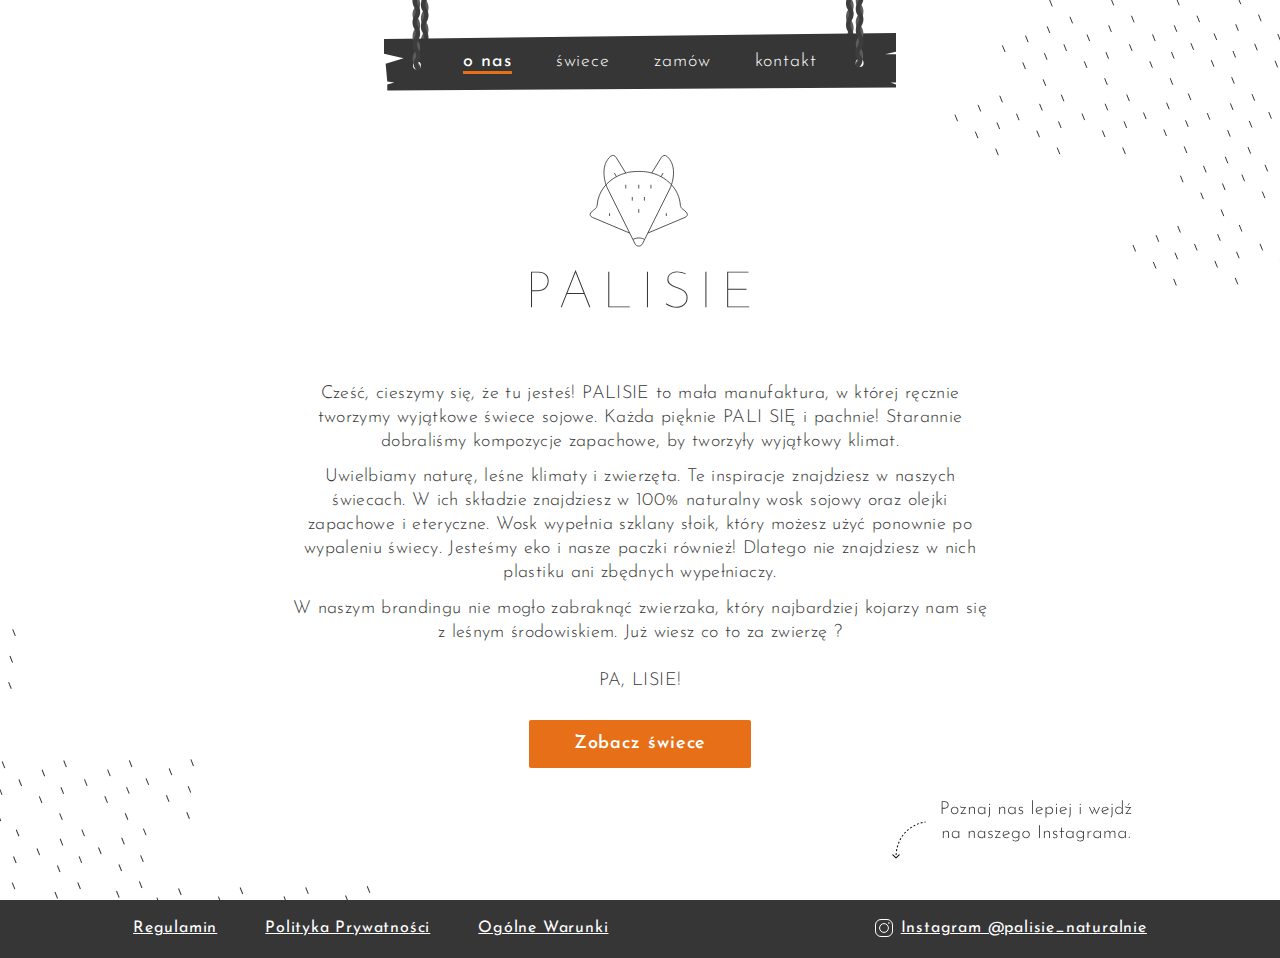
<file: index.html>
<!DOCTYPE html>
<html lang="en">
  <head>
    <meta charset="UTF-8" />
    <meta http-equiv="X-UA-Compatible" content="IE=edge" />
    <meta name="viewport" content="width=device-width, initial-scale=1.0" />
    <title>Palisie</title>
    <link rel="stylesheet" href="../style.css" />
    <link rel="stylesheet" href="../home.css" />
    <link rel="icon" href="data:image/svg+xml,<svg xmlns=%22http://www.w3.org/2000/svg%22 viewBox=%220 0 100 100%22><text y=%22.9em%22 font-size=%2290%22>🦊</text></svg>">
    <link rel="preconnect" href="https://fonts.googleapis.com" />
    <link rel="preconnect" href="https://fonts.gstatic.com" crossorigin />
    <link
      href="https://fonts.googleapis.com/css2?family=Josefin+Sans:wght@300;400;600&display=swap"
      rel="stylesheet"
    />
  </head>
  <body>
    <div class="container-bg">
      <div class="container-items">
        <header class="main-head">
          <nav class="nav-bar">
            <div class="nav-bar-desktop">
              <ul class="nav-links">
                <li><a class="nav-active" href="./">o nas</a></li>
                <li><a href="products/">świece</a></li>
                <li><a href="order/">zamów</a></li>
                <li><a href="contact/">kontakt</a></li>
              </ul>
            </div>
            <div class="nav-bar-mobile">
              <div class="nav-bar-container">
                <div id="nav-logo-small-landing-page"class="nav-logo-small"></div>
              <div class="menu-btn">
                <div class="menu-btn__burger"></div>
              </div>
              <ul class="nav-links-mobile">
                <li><a class="nav-active" href="./">o nas</a></li>
                <li><a href="products/">świece</a></li>
                <li><a href="order/">zamów</a></li>
                <li><a href="contact/">kontakt</a></li>
            </div>
          </div>
            
          </nav>
        </header>

        <section class="hero">
          <img
            class="logo-large"
            src="/icons/Palisie-logo-large.svg"
            alt="Palisie"
          />
          <div class="text-area">
            <p class="paragraph1">
              Cześć, cieszymy się, że tu jesteś! PALISIE to mała manufaktura, w
              której ręcznie tworzymy wyjątkowe świece sojowe. Każda pięknie
              PALI SIĘ i pachnie! Starannie dobraliśmy kompozycje zapachowe, by
              tworzyły wyjątkowy klimat.
            </p>
            <p class="paragraph2">
              Uwielbiamy naturę, leśne klimaty i zwierzęta. Te inspiracje
              znajdziesz w naszych świecach. W ich składzie znajdziesz w 100%
              naturalny wosk sojowy oraz olejki zapachowe i eteryczne. Wosk
              wypełnia szklany słoik, który możesz użyć ponownie po wypaleniu
              świecy. Jesteśmy eko i nasze paczki również! Dlatego nie
              znajdziesz w nich plastiku ani zbędnych wypełniaczy.
            </p>
            <p class="paragraph3">
              W naszym brandingu nie mogło zabraknąć zwierzaka, który
              najbardziej kojarzy nam się z leśnym środowiskiem. Już wiesz co to
              za zwierzę ?
              <br /><br />
              PA, LISIE!
            </p>
          </div>
          <a href="./products/"><button class="btn-style btn-see-products">Zobacz świece</button></a>
        </section>
      </div>
    </div>
    <footer>
      <ul class="footer-links">
        <li><a href="../pdf/regulamin_sklepu_internetowego.pdf" target="_blank">Regulamin</a></li>
        <li><a href="../pdf/polityka_prywatnosci_strony_internetowej.pdf" target="_blank">Polityka Prywatności</a></li>
        <li><a href="../pdf/ogolne_warunki_uzytkowania_strony_internetowej.pdf" target="_blank">Ogólne Warunki</a></li>
      </ul>
      <ul class="footer-ig">
        <li><img src="icons/Instagram footer.svg" alt="instagram-social" /><a href="https://www.instagram.com/palisie_naturalnie/">Instagram @palisie_naturalnie</a></li>
      </ul>
    </footer>
    <script src="main.js"></script>
  </body>
</html>
</file>
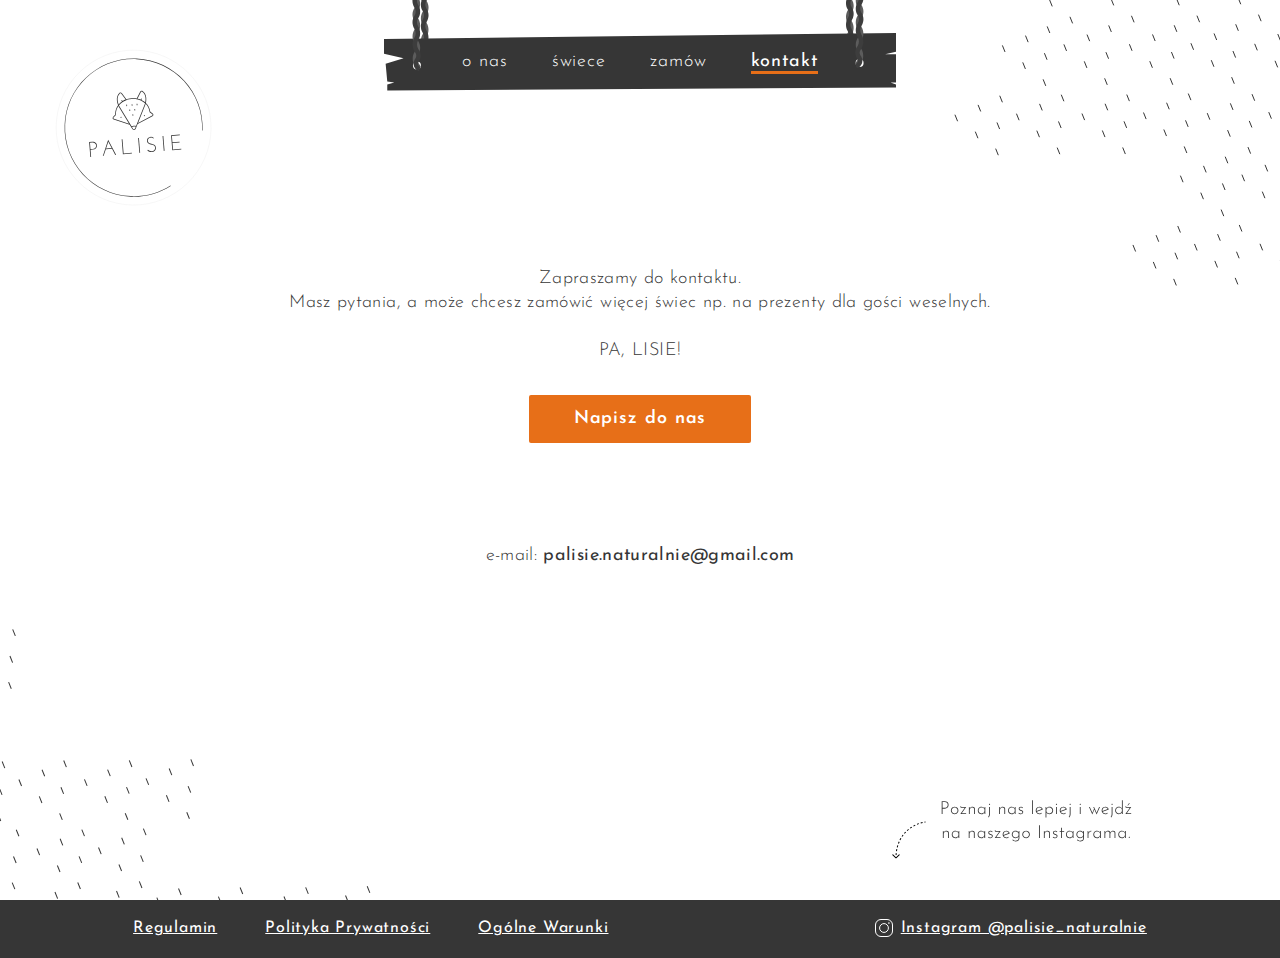
<file: contact/index.html>
<!DOCTYPE html>
<html lang="en">
  <head>
    <meta charset="UTF-8" />
    <meta http-equiv="X-UA-Compatible" content="IE=edge" />
    <meta name="viewport" content="width=device-width, initial-scale=1.0" />
    <title>Palisie</title>
    <link rel="icon" href="data:image/svg+xml,<svg xmlns=%22http://www.w3.org/2000/svg%22 viewBox=%220 0 100 100%22><text y=%22.9em%22 font-size=%2290%22>🦊</text></svg>">
    <link rel="stylesheet" href="../style.css" />
    <link rel="stylesheet" href="../contact/contact.css" />
    <link rel="preconnect" href="https://fonts.googleapis.com" />
    <link rel="preconnect" href="https://fonts.gstatic.com" crossorigin />
    <link
      href="https://fonts.googleapis.com/css2?family=Josefin+Sans:wght@300;400;600&display=swap"
      rel="stylesheet"
    />
  </head>
  <body>
    <div class="container-bg">
      <div class="container-items">
        <header class="main-head">
          <nav class="nav-bar">
            <div class="nav-bar-desktop">
              <ul class="nav-links">
                <li><a href="../">o nas</a></li>
                <li><a href="../products/">świece</a></li>
                <li><a href="../order/">zamów</a></li>
                <li><a class="nav-active" href="../contact/">kontakt</a></li>
              </ul>
            </div>
            <div class="nav-bar-mobile">
              <div class="nav-bar-container">
                <div class="nav-logo-small"></div>
              <div class="menu-btn">
                <div class="menu-btn__burger"></div>
              </div>
              <ul class="nav-links-mobile">
                <li><a href="../">o nas</a></li>
                <li><a href="../products/">świece</a></li>
                <li><a href="../order/">zamów</a></li>
                <li><a class="nav-active" href="../contact/">kontakt</a></li>
            </div>
          </div> 
          </nav>
        </header>

      <div class="logo-small">
        <img
          src="../icons/Palisie-logo-circle.svg"
          alt="logo-small"
        />
      </div>
      <div class="contact-items">
      <div class="contact-text">
        Zapraszamy do kontaktu. <br />Masz pytania, a może chcesz zamówić więcej
        świec np. na prezenty dla gości weselnych.<br /><br />
        PA, LISIE!
      </div>
      <a href="mailto:palisie.naturalnie@gmail.com"><button class="btn-style btn-mail-us">Napisz do nas</button></a>
      <div class="contact-details">
        <!-- numer telefonu: <strong> 505778215</strong> <br /> -->
        e-mail: <strong>palisie.naturalnie@gmail.com</strong>
      </div>
    </div>
  </div>
  </div>
</div>
</div>
<footer>
<ul class="footer-links">
  <li><a href="../pdf/regulamin_sklepu_internetowego.pdf" target="_blank">Regulamin</a></li>
        <li><a href="../pdf/polityka_prywatnosci_strony_internetowej.pdf" target="_blank">Polityka Prywatności</a></li>
        <li><a href="../pdf/ogolne_warunki_uzytkowania_strony_internetowej.pdf" target="_blank">Ogólne Warunki</a></li>
</ul>
<ul class="footer-ig">
  <li><img src="../icons/Instagram footer.svg" alt="instagram-social" /><a href="https://www.instagram.com/palisie_naturalnie/">Instagram @palisie_naturalnie</a></li>
</ul>
</footer>
<script src="../main.js"></script>
</body>
</html>
</file>
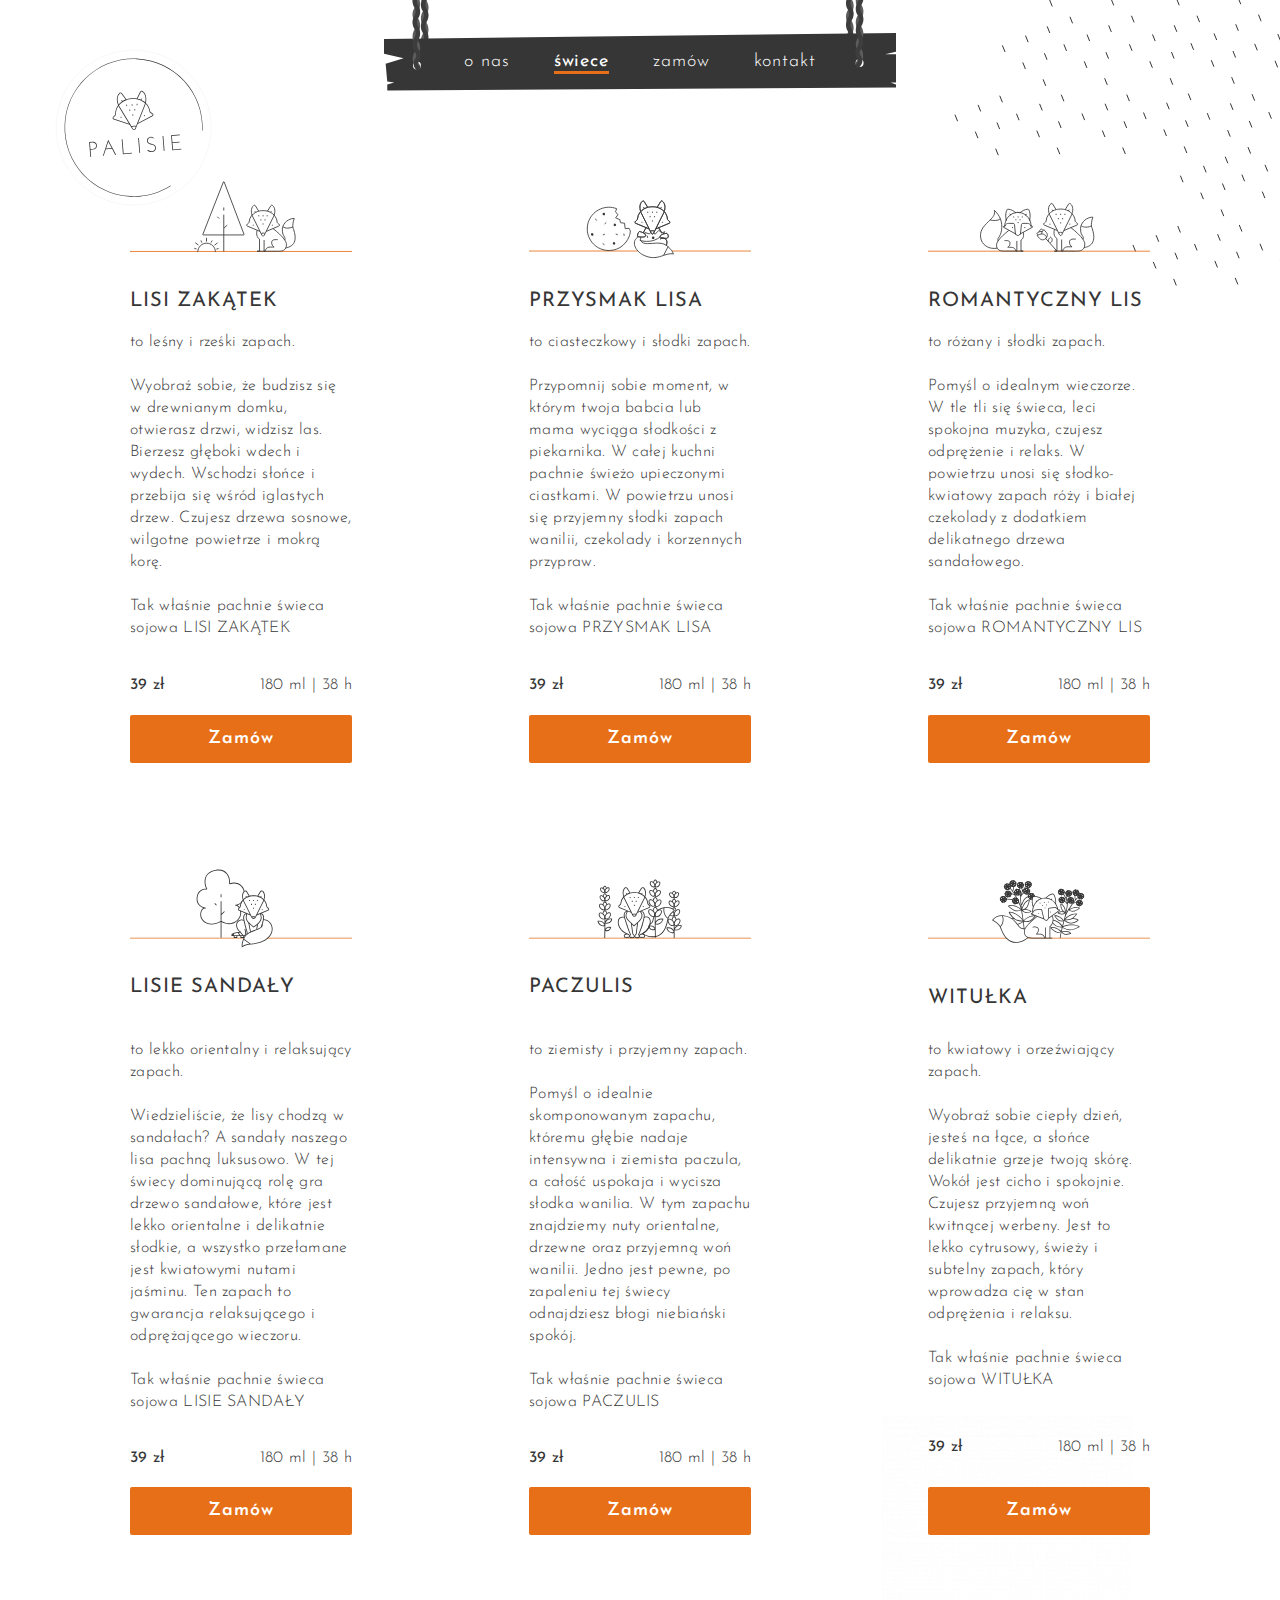
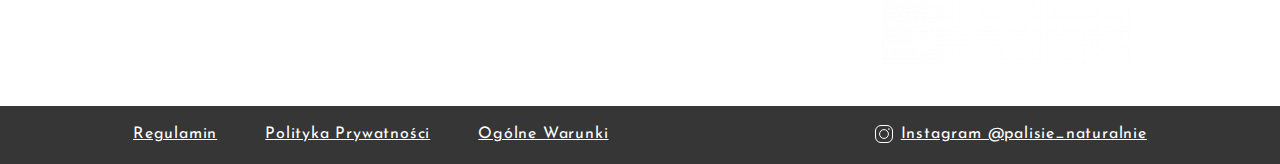
<file: products/index.html>
<!DOCTYPE html>
<html lang="en">
  <head>
    <meta charset="UTF-8" />
    <meta http-equiv="X-UA-Compatible" content="IE=edge" />
    <meta name="viewport" content="width=device-width, initial-scale=1.0" />
    <title>Palisie</title>
    <link rel="icon" href="data:image/svg+xml,<svg xmlns=%22http://www.w3.org/2000/svg%22 viewBox=%220 0 100 100%22><text y=%22.9em%22 font-size=%2290%22>🦊</text></svg>">
    <link rel="stylesheet" href="../style.css" />
    <link rel="stylesheet" href="../products/products.css" />
    <link rel="preconnect" href="https://fonts.googleapis.com" />
    <link rel="preconnect" href="https://fonts.gstatic.com" crossorigin />
    <link
      href="https://fonts.googleapis.com/css2?family=Josefin+Sans:wght@300;400;600&display=swap"
      rel="stylesheet"
    />
  </head>
  <body>
    <div class="container-bg">
      <div class="container-items">
        <header class="main-head">
          <nav class="nav-bar">
            <div class="nav-bar-desktop">
              <ul class="nav-links">
                <li><a href="../">o nas</a></li>
                <li><a class="nav-active" href="../products/">świece</a></li>
                <li><a href="../order/">zamów</a></li>
                <li><a href="../contact/">kontakt</a></li>
              </ul>
            </div>
            <div class="nav-bar-mobile">
              <div class="nav-bar-container">
                <div class="nav-logo-small"></div>
              <div class="menu-btn">
                <div class="menu-btn__burger"></div>
              </div>
              <ul class="nav-links-mobile">
                <li><a href="../">o nas</a></li>
                <li><a class="nav-active" href="../products/">świece</a></li>
                <li><a href="../order/">zamów</a></li>
                <li><a href="../contact/">kontakt</a></li>
            </div>
          </div>
            
          </nav>
        </header>
      <div class="logo-small">
        <img src="../icons/Palisie-logo-circle.svg" alt="" />
      </div>
      <section class="our-products-row1">
        <div class="product-tab">
          <img src="../icons/Product1.svg" alt="" />
          <h1 class="product-name">LISI ZAKĄTEK</h1>
          <p class="product-description">
            to leśny i rześki zapach. <br /><br />
            Wyobraź sobie, że budzisz się w drewnianym domku, otwierasz drzwi,
            widzisz las. Bierzesz głęboki wdech i wydech. Wschodzi słońce i
            przebija się wśród iglastych drzew. Czujesz drzewa sosnowe, wilgotne powietrze i mokrą korę.
             <br /><br />Tak właśnie pachnie świeca sojowa LISI
            ZAKĄTEK
          </p>
          <div class="product-details">
            <p class="product-price">39 zł</p>
            <p class="product-size">180 ml | 38 h</p>
          </div>
          <a href="../order/"><button class="btn-style btn-order">Zamów</button></a>
        </div>

        <div class="product-tab">
          <img src="../icons/Product2.svg" alt="" />
          <h1 class="product-name">PRZYSMAK LISA</h1>
          <p class="product-description">
            to ciasteczkowy i słodki zapach. <br /><br />
            Przypomnij sobie moment, w którym twoja babcia lub mama wyciąga
            słodkości z piekarnika. W całej kuchni pachnie świeżo upieczonymi
            ciastkami. W powietrzu unosi się przyjemny słodki zapach wanilii, czekolady i korzennych przypraw. <br /><br />Tak właśnie pachnie świeca sojowa
            PRZYSMAK LISA
          </p>
          <div class="product-details">
            <p class="product-price">39 zł</p>
            <p class="product-size">180 ml | 38 h</p>
          </div>
          <a href="../order/"><button class="btn-style btn-order">Zamów</button></a>
        </div>

        <div class="product-tab">
          <img src="../icons/Product3.svg" alt="" />
          <h1 class="product-name">ROMANTYCZNY LIS</h1>
          <p class="product-description">
            to różany i słodki zapach. <br /><br />
            Pomyśl o idealnym wieczorze. W tle tli się świeca, leci spokojna muzyka, czujesz odprężenie i relaks. 
            W powietrzu unosi się słodko-kwiatowy zapach róży i białej czekolady z dodatkiem delikatnego drzewa sandałowego. <br /><br />
            Tak właśnie pachnie świeca sojowa ROMANTYCZNY
            LIS
          </p>
          <div class="product-details">
            <p class="product-price">39 zł</p>
            <p class="product-size">180 ml | 38 h</p>
          </div>
          <a href="../order/"><button class="btn-style btn-order">Zamów</button></a>
        </div>
      </section>
      <section class="our-products-row2">
        <div class="product-tab-large">
          <img src="../icons/Product4.svg" alt="" />
          <h1 class="product-name">LISIE SANDAŁY</h1>
          <p class="product-description">
            <br />to lekko orientalny i relaksujący zapach. <br /><br />  
            Wiedzieliście, że lisy chodzą w sandałach? A sandały naszego lisa pachną luksusowo. W tej świecy dominującą rolę gra drzewo sandałowe, które 
            jest lekko orientalne i delikatnie słodkie, a wszystko przełamane jest kwiatowymi nutami jaśminu. Ten zapach to gwarancja relaksującego i 
            odprężającego wieczoru. 
           <br /><br />Tak właśnie pachnie świeca sojowa LISIE SANDAŁY
          </p>
          <div class="product-details">
            <p class="product-price">39 zł</p>
            <p class="product-size">180 ml | 38 h</p>
          </div>
          <a href="../order/"><button class="btn-style btn-order">Zamów</button></a>
        </div>
        <div class="product-tab-large">
          <img src="../icons/Product5.svg" alt="" />
          <h1 class="product-name">PACZULIS</h1>
          <p class="product-description">
            <br />to ziemisty i przyjemny zapach.  <br /><br /> 
            Pomyśl o idealnie skomponowanym zapachu, któremu głębie nadaje intensywna i ziemista paczula, a 
            całość uspokaja i wycisza słodka wanilia. W tym zapachu znajdziemy nuty orientalne, drzewne oraz 
            przyjemną woń wanilii. Jedno jest pewne, po zapaleniu tej świecy odnajdziesz błogi niebiański 
            spokój. 
           <br /><br />Tak właśnie pachnie świeca sojowa PACZULIS
          </p>
          <div class="product-details">
            <p class="product-price">39 zł</p>
            <p class="product-size">180 ml | 38 h</p>
          </div>
          <a href="../order/"><button class="btn-style btn-order">Zamów</button></a>
        </div>
        <div class="product-tab-large">
          <img src="../icons/Product6.svg" alt="" />
          <h1 class="product-name">WITUŁKA</h1>
          <p class="product-description">
            to kwiatowy i orzeźwiający zapach. <br /><br />
            Wyobraź sobie ciepły dzień, jesteś na łące, a słońce delikatnie grzeje twoją skórę. 
            Wokół jest cicho i spokojnie. Czujesz przyjemną woń kwitnącej werbeny. Jest to lekko cytrusowy, świeży i 
            subtelny zapach, który wprowadza cię w stan odprężenia i relaksu.
            <br /><br />Tak właśnie pachnie świeca sojowa WITUŁKA
          </p>
          <div class="product-details">
            <p class="product-price">39 zł</p>
            <p class="product-size">180 ml | 38 h</p>
          </div>
          <a href="../order/"><button class="btn-style btn-order">Zamów</button></a>
        </div>
        </section>  
    </div>
  </div>
</div>
<footer>
  <ul class="footer-links">
    <li><a href="../pdf/regulamin_sklepu_internetowego.pdf" target="_blank">Regulamin</a></li>
        <li><a href="../pdf/polityka_prywatnosci_strony_internetowej.pdf" target="_blank">Polityka Prywatności</a></li>
        <li><a href="../pdf/ogolne_warunki_uzytkowania_strony_internetowej.pdf" target="_blank">Ogólne Warunki</a></li>
  </ul>
  <ul class="footer-ig">
    <li><img src="../icons/Instagram footer.svg" alt="instagram-social" /><a href="https://www.instagram.com/palisie_naturalnie/">Instagram @palisie_naturalnie</a></li>
  </ul>
</footer>
<script src="../main.js"></script>
</body>
</html>
</file>
<file: style.css>
* {
  font-family: "Josefin Sans", sans-serif;
  margin: 0;
  padding: 0;
  box-sizing: border-box;
}
html {
  height: 100%;
}

body {
  display: flex;
  flex-direction: column;
  min-height: 100%;
  outline: solid black;
}

a {
  text-decoration: none;
  color: #ffffff;
}
a:visited {
  text-decoration: none;
}
a:hover {
  text-decoration: none;
}
a:focus {
  text-decoration: none;
}
a:hover,
a:active {
  text-decoration: none;
  font-weight: 400;
}

.nav-active {
  text-decoration: none;
  font-weight: 400;
  border-bottom: 3px solid #e76f18;
}

.nav-links {
  display: flex;
  justify-content: center;
  font-size: 1.125rem;
  font-weight: 300;
  line-height: 2.068rem;
  padding-top: 2.875rem;
  letter-spacing: 0.05em;
  color: #ffffff;
  list-style: none;
}

.nav-links li {
  padding-left: 1.375rem;
  padding-right: 1.375rem;
}

.nav-bar-desktop {
  background-image: url("./icons/Nav-svg.svg");
  /* background-position: top; */
  top: 42px;
  width: 512.45px;
  height: 91px;
  margin: 0 auto;
}

.nav-bar-mobile {
  display: none;
  background-image: url("./icons/nav-svg-mobile.svg");
  background-repeat: no-repeat;
  background-position: center;
  background-size: 100%;
  margin-top: 10px;
  top: 42px;
  width: 95vw;
  height: 54.44px;
}

.nav-bar-container {
  display: flex;
  position: relative;
  justify-content: flex-end;
  align-content: flex-end;
  z-index: 1;
}

.nav-logo-small {
  position: absolute;
  background-image: url("./icons/Palisie-logo-small-white.svg");
  background-repeat: no-repeat;
  left: 36px;
  top: 15px;
  background-size: 100%;
  width: 130px;
  height: 25px;
}

.menu-btn {
  position: absolute;
  top: 15px;
  right: 7%;
  display: flex;
  justify-content: center;
  align-items: center;
  width: 20px;
  height: 20px;
  cursor: pointer;
  transition: all 0.5s ease-in-out;
}
.menu-btn__burger {
  width: 19.5px;
  height: 0.9px;
  background: #ffffff;
  box-shadow: 0 2px 5px rgba(27, 27, 26, 0.2);
  transition: all 0.5s ease-in-out;
}
.menu-btn__burger::before,
.menu-btn__burger::after {
  content: "";
  position: absolute;
  width: 19.5px;
  height: 0.9px;
  background: #ffffff;
  box-shadow: 0 2px 5px rgba(27, 27, 26, 0.2);
  transition: all 0.5s ease-in-out;
}
.menu-btn__burger::before {
  transform: translateY(-5px);
}
.menu-btn__burger::after {
  transform: translateY(5px);
}

.menu-btn.open .menu-btn__burger {
  transform: translateX(-50px);
  background: transparent;
  box-shadow: none;
}
.menu-btn.open .menu-btn__burger::before {
  transform: rotate(45deg) translate(35px, -35px);
}
.menu-btn.open .menu-btn__burger::after {
  transform: rotate(-45deg) translate(35px, 35px);
}

.nav-links-mobile {
  display: flex;
  justify-content: center;
  align-items: center;
  font-size: 1.125rem;
  font-weight: 300;
  line-height: 2.068rem;
  padding-top: 2.875rem;
  letter-spacing: 0.05em;
  color: #ffffff;
  list-style: none;
  display: none;
  background-color: #363636;
  text-align: center;
}

.nav-links-mobile.open {
  display: flex;
  height: 97vh;
  width: 95vw;
  flex-direction: column;
  justify-content: center;
}

.nav-links-mobile.open li {
  margin-bottom: 56px;
}

.container-bg {
  background-image: url("./icons/Pattern.svg"), url("./icons/Pattern2.svg"),
    url("./icons/closer-text.svg");
  background-position: top right, bottom -40px left, bottom 41.5px right 148px;
  background-repeat: no-repeat, no-repeat, no-repeat;
  min-height: 100vh;
  display: flex;
  flex-direction: column;
  align-items: center;
}

.container-items {
  display: flex;
  flex-direction: column;
  align-items: center;
}

p {
  margin: 0.7rem 15px;
}

.btn-style {
  padding: 0.625rem;
  width: 13.875rem;
  height: 3rem;
  display: block;
  border: none;
  background-color: #e76f18;
  border-radius: 0.125rem;
  cursor: pointer;
  font-weight: 600;
  font-size: 1.125rem;
  line-height: 1.5rem;
  letter-spacing: 0.05em;
  color: #ffffff;
}

footer {
  display: flex;
  flex-wrap: wrap;
  align-items: center;
  justify-content: space-around;
  text-align: center;
  min-height: 3.625rem;
  margin-top: auto;
  font-size: 1rem;
  font-weight: 400;
  line-height: 2.063rem;
  letter-spacing: 0.05em;
  text-decoration-line: underline;
  background: #363636;
  color: #ffffff;
}

.footer-links {
  display: flex;
  list-style: none;
  justify-content: space-evenly;
}

.footer-ig {
  display: flex;
  list-style: none;
  justify-content: space-evenly;
}

.footer-ig li {
  display: flex;
  align-items: center;
}

.footer-ig li img {
  margin-right: 8px;
  margin-bottom: 2px;
}

footer li {
  padding: 0rem 1.5rem;
}

@media screen and (max-width: 1366px) {
  .container-bg {
    background-position: top right, bottom -15% left -10%,
      bottom 41.5px right 148px;
  }
}

@media screen and (max-width: 1150px) {
  .container-bg {
    background-position: top -20% right -20%, bottom -35% left -30%,
      bottom 31.5px right 108px;
  }
}

@media screen and (max-width: 970px) {
  .container-bg {
    background-position: top -50% right -20%, bottom -65% left -30%,
      bottom 21.5px right 78px;
  }
}
@media screen and (max-width: 768px) {
  .container-bg {
    background-position: top -60% right -25%, bottom -75% left -35%;
    justify-content: space-between;
  }
  .nav-bar-desktop {
    display: none;
  }
  .nav-bar-mobile {
    display: block;
  }

  footer {
    display: flex;
    flex-direction: column-reverse;
    align-items: flex-start;
  }

  .footer-links {
    flex-direction: column;
  }
  footer li {
    margin-top: 40px;
    margin-bottom: 40px;
    margin-left: 44px;
    text-align: left;
  }

  .footer-ig li {
    flex-wrap: nowrap;
  }
}

@media screen and (max-width: 470px) {
  .container-bg {
    background-position: top -80% right -25%, bottom -90% left -30%;
  }

  .nav-bar-mobile {
    margin-top: 10px;
  }
}

@media screen and (max-width: 414px) {
  .container-bg {
    background-position: top -80% right -25%, bottom -90% left -30%;
  }
}

@media screen and (max-width: 320px) {
  .container-bg {
    background-position: top -73% right -95%, bottom -73% left -5%;
  }
}
</file>
<file: home.css>
/* ----------LANDING PAGE CSS  -------------------- */
.hero {
  display: flex;
  flex-direction: column;
  align-items: center;
}

.logo-large {
  margin-top: 50px; /*margin TBC */
}

.text-area {
  margin-top: 50px; /*margin TBC */
  text-align: center;
  max-width: 730px;
  font-size: 1.125rem;
  line-height: 1.5rem;
  letter-spacing: 0.02em;
  color: #363636;
  font-weight: 300;
  margin-bottom: 1rem;
}

.container-items {
  margin-bottom: 5rem;
}

@media screen and (max-width: 768px) {
  #nav-logo-small-landing-page {
    display: none !important;
  }
}
</file>
<file: contact/contact.css>
.logo-small {
  position: absolute;
  width: 155px;
  height: 155px;
  left: 50px;
  top: 43.73px;
}

.contact-items {
  display: flex;
  flex-direction: column;
  justify-content: center;
  align-items: center;
}

.contact-text {
  margin-top: 11rem;
  text-align: center;
  letter-spacing: 0.02em;
  color: #363636;
  font-weight: 300;
  font-size: 1.125rem;
  line-height: 1.5rem;
}
.contact-details {
  margin-top: 5.688rem;
  text-align: center;
  letter-spacing: 0.02em;
  color: #363636;
  font-weight: 300;
  font-size: 1.125rem;
  line-height: 2.75rem;

  margin-bottom: 10.125rem;
}

.btn-mail-us {
  margin-top: 2rem;
}

@media screen and (max-width: 768px) {
  .logo-small {
    display: none;
  }
}
</file>
<file: products/products.css>
.logo-small {
  position: absolute;
  width: 155px;
  height: 155px;
  left: 50px;
  top: 43.73px;
}

.our-products-row1 {
  display: flex;
  margin-top: 80px;
  /* margin-bottom: 10.063rem; */
  max-width: 1040px;
  width: 1040px;
  justify-content: space-between;
}
.our-products-row2 {
  display: flex;
  margin-top: 85px;
  max-width: 1040px;
  width: 1040px;
  margin-bottom: 10.063rem;
  justify-content: space-between;
}

.product-tab {
  display: flex;
  flex-direction: column;
  justify-content: space-between;
  margin: 10px;
  height: 36.375rem;
  max-width: 222px;
  max-height: 582px;
}

.product-tab-large {
  display: flex;
  flex-direction: column;
  justify-content: space-between;
  margin: 10px;
  height: 667px;
  max-width: 222px;
  max-height: 667px;
}

.product-tab-limited {
  display: flex;
  flex-direction: column;
  justify-content: space-between;
  margin: 10px;
  height: 734px;
  max-width: 222px;
  max-height: 734px;
}

.product-name {
  font-size: 1.25rem;
  line-height: 1.438rem;
  letter-spacing: 0.05em;
  text-transform: uppercase;
  color: #363636;
  font-weight: 400;
}

.product-details {
  display: flex;
  justify-content: space-between;
  margin-top: 1rem;
  font-size: 1rem;
  line-height: 1.375rem;
  letter-spacing: 0.02em;
  font-weight: 300;
  color: #363636;
}

.product-description {
  font-size: 1rem;
  line-height: 1.375rem;
  letter-spacing: 0.02em;
  font-weight: 300;
  color: #363636;
}

.product-price {
  font-weight: 400;
}

.product-size {
  font-weight: 300;
}

p {
  margin: 0px;
}

.btn-order {
  width: 222px;
  height: 48px;
}

.product-limited {
  font-weight: 600;
  font-size: 16px;
  line-height: 22px;
  letter-spacing: 0.02em;
  color: #e76f18;
}

.container-bg {
  background-image: url("../icons/Pattern.svg"),
    url("../icons/Pattern-large.svg"), url("../icons/transparent.png");
  background-position: top right, top 65% left -5%, bottom 41.5px right 148px;
  background-repeat: no-repeat, no-repeat, no-repeat;
  min-height: 100vh;
  display: flex;
  flex-direction: column;
  align-items: center;
}

@media screen and (max-width: 1729px) {
  .container-bg {
    background-position: top right, top 60% left -15%, bottom 41.5px right 148px;
  }
}

@media screen and (max-width: 1520px) {
  .container-bg {
    background-position: top right, top 52% left -24%, bottom 41.5px right 148px;
  }
}

@media screen and (max-width: 1370px) {
  .container-bg {
    background-position: top right, top 52% left -40%, bottom 41.5px right 148px;
  }
}

@media screen and (max-width: 1370px) {
  .container-bg {
    background-position: top right, top 52% left -60%, bottom 41.5px right 148px;
  }
}

@media screen and (max-width: 1150px) {
  .our-products-row1,
  .our-products-row2 {
    width: auto;
  }
  .container-bg {
    background-position: top -20% right -20%, top 45% left -25%,
      bottom 31.5px right 108px;
  }
}

@media screen and (max-width: 1040px) {
  .container-bg {
    background-position: top -20% right -20%, top 45% left -55%,
      bottom 31.5px right 108px;
  }
}

@media screen and (max-width: 860px) {
  .container-bg {
    background-position: top -20% right -20%, top 45% left -85%,
      bottom 31.5px right 108px;
  }
}

@media screen and (max-width: 768px) {
  .our-products-row1,
  .our-products-row2 {
    flex-direction: column;
  }

  .our-products-row2 {
    margin-top: 0px;
  }

  .product-tab,
  .product-tab-large,
  .product-tab-limited {
    margin-bottom: 60px;
  }
  .logo-small {
    display: none;
  }
  .container-bg {
    background-position: top -40% right -25%, bottom -75% left -35%,
      bottom -25% left -20%;
  }
}
</file>
